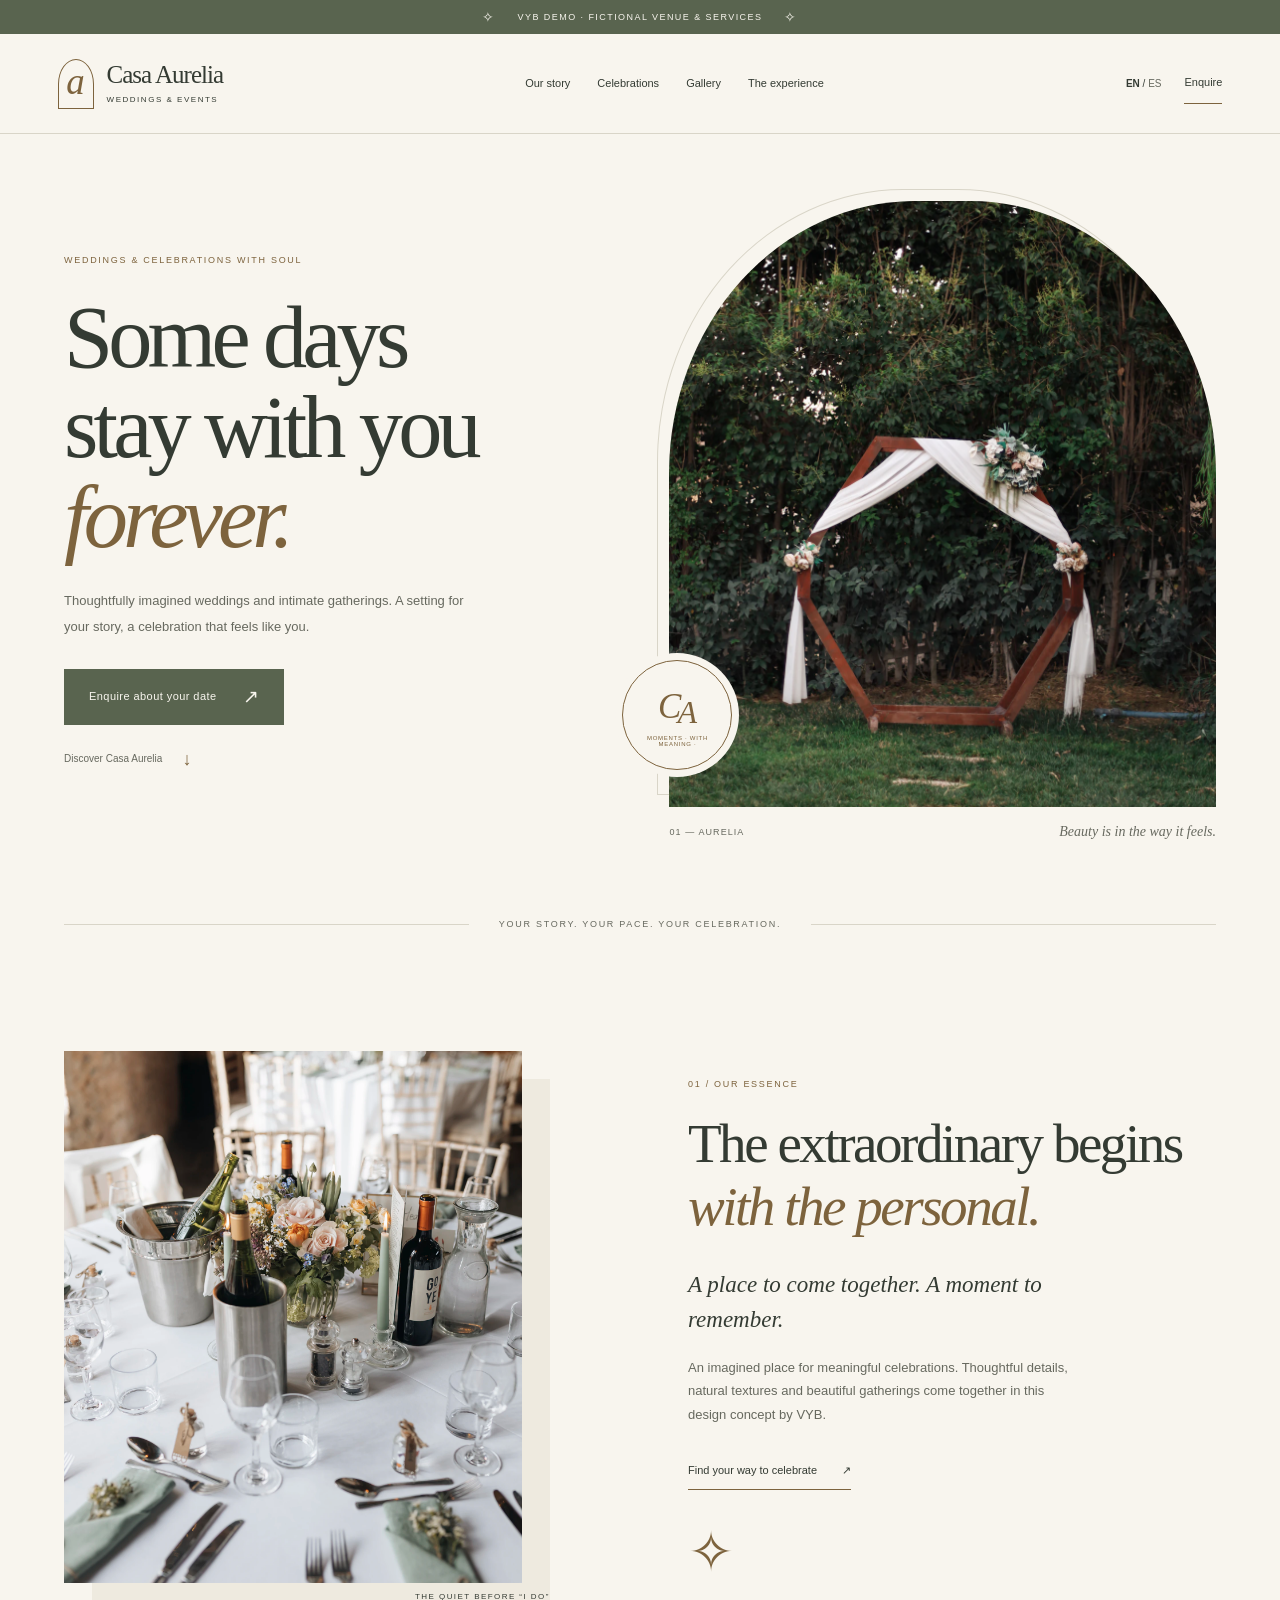
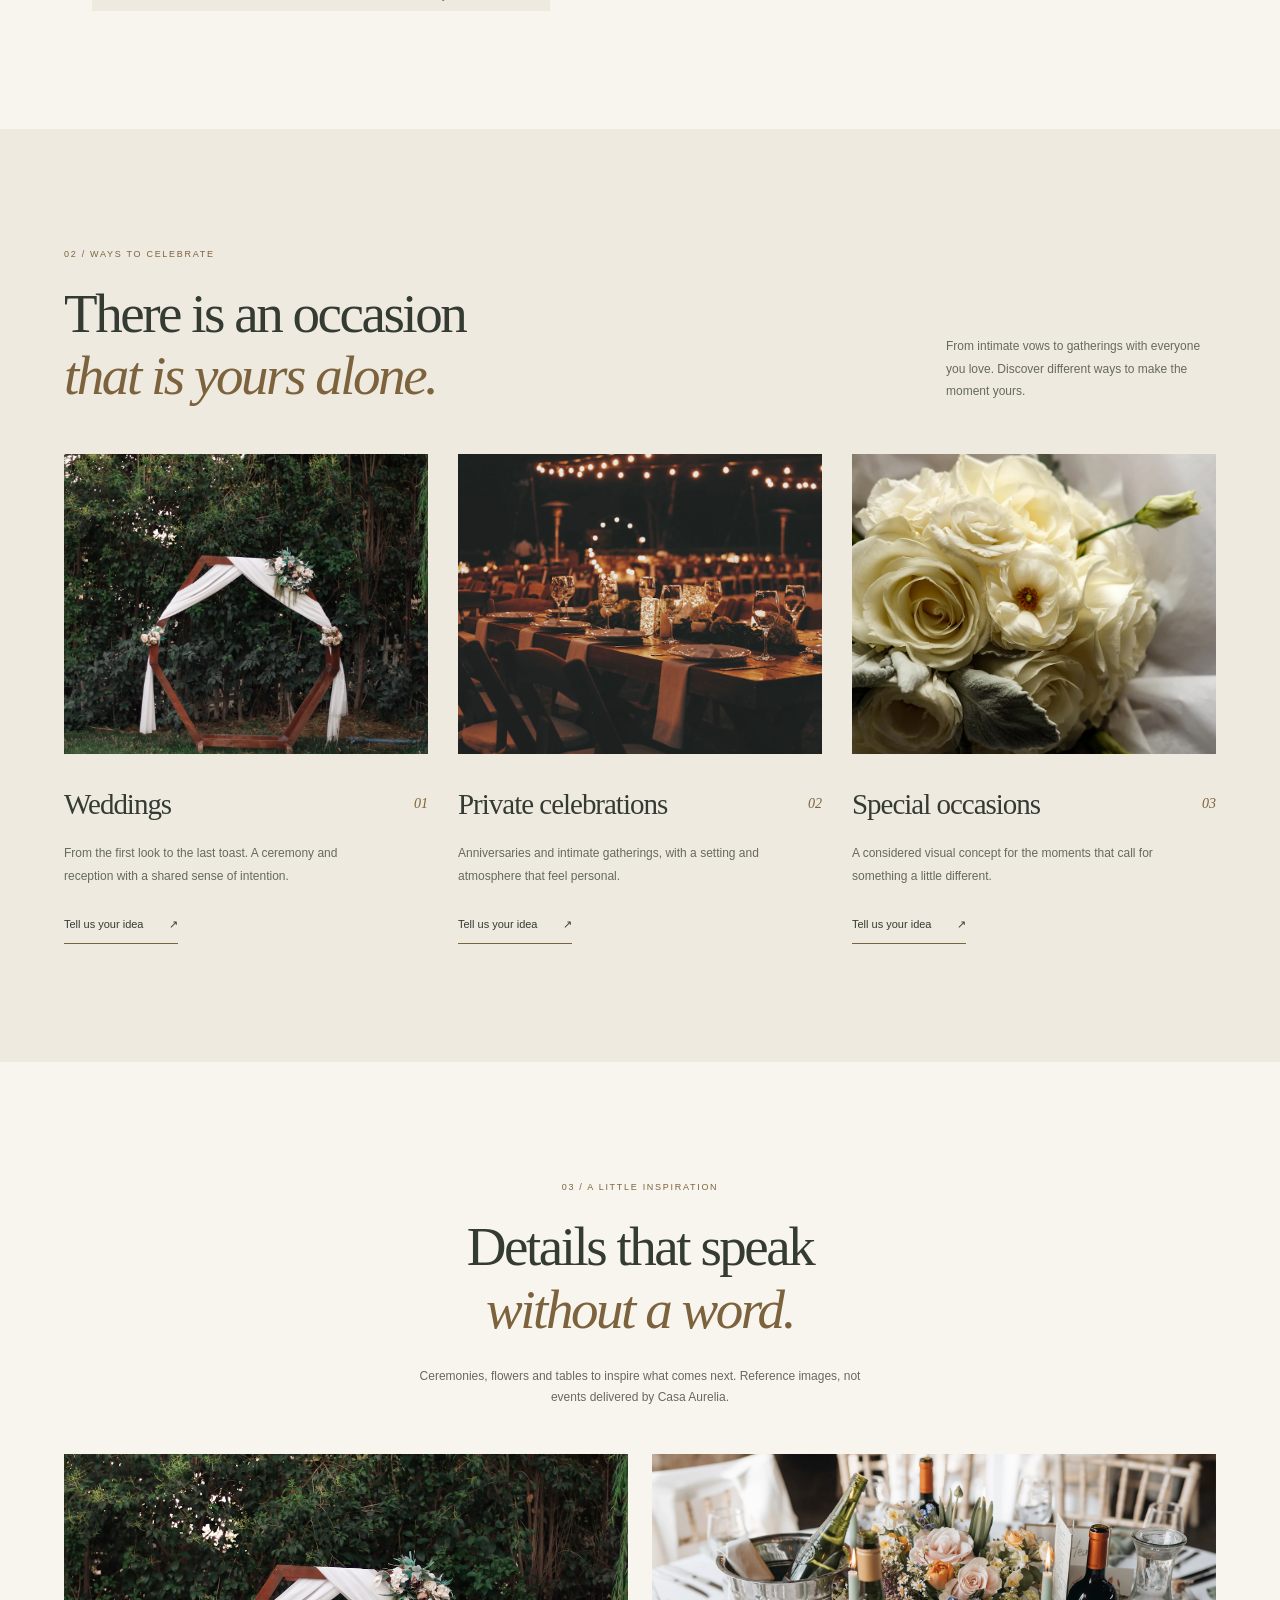
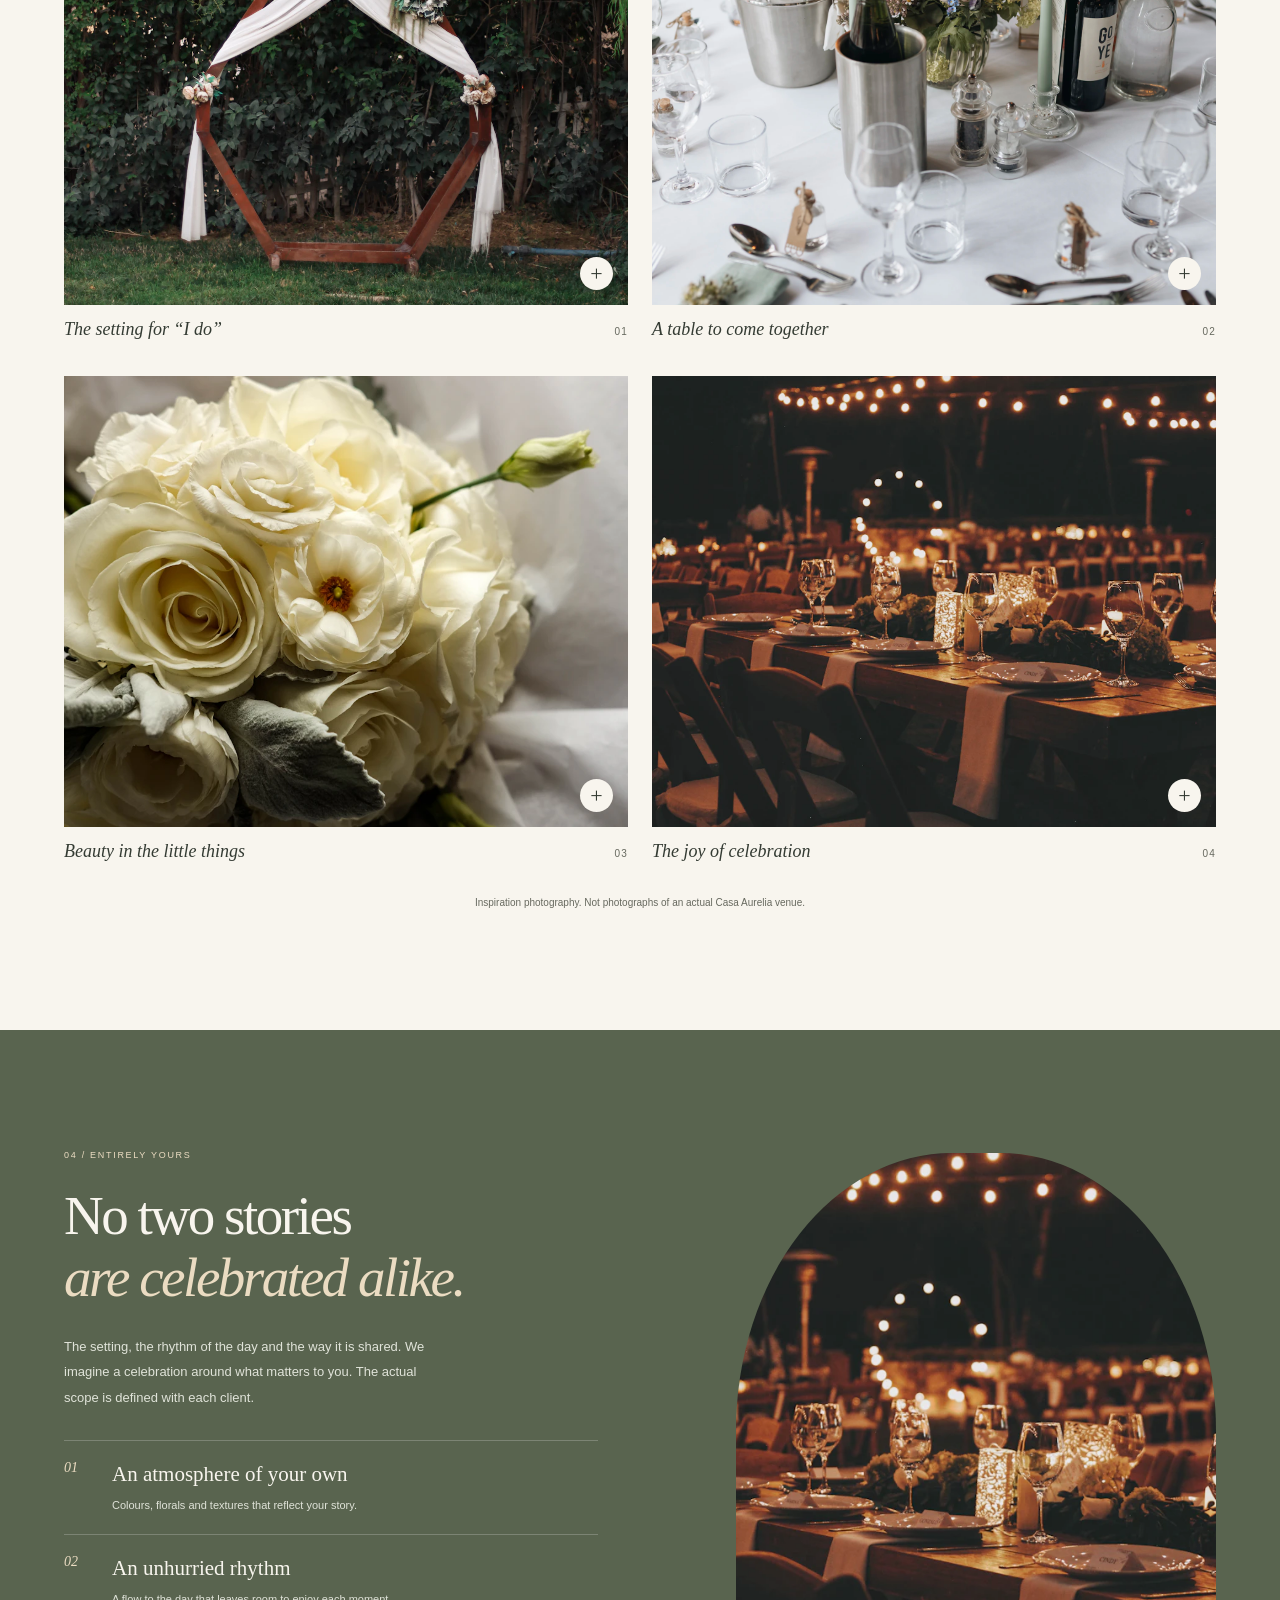
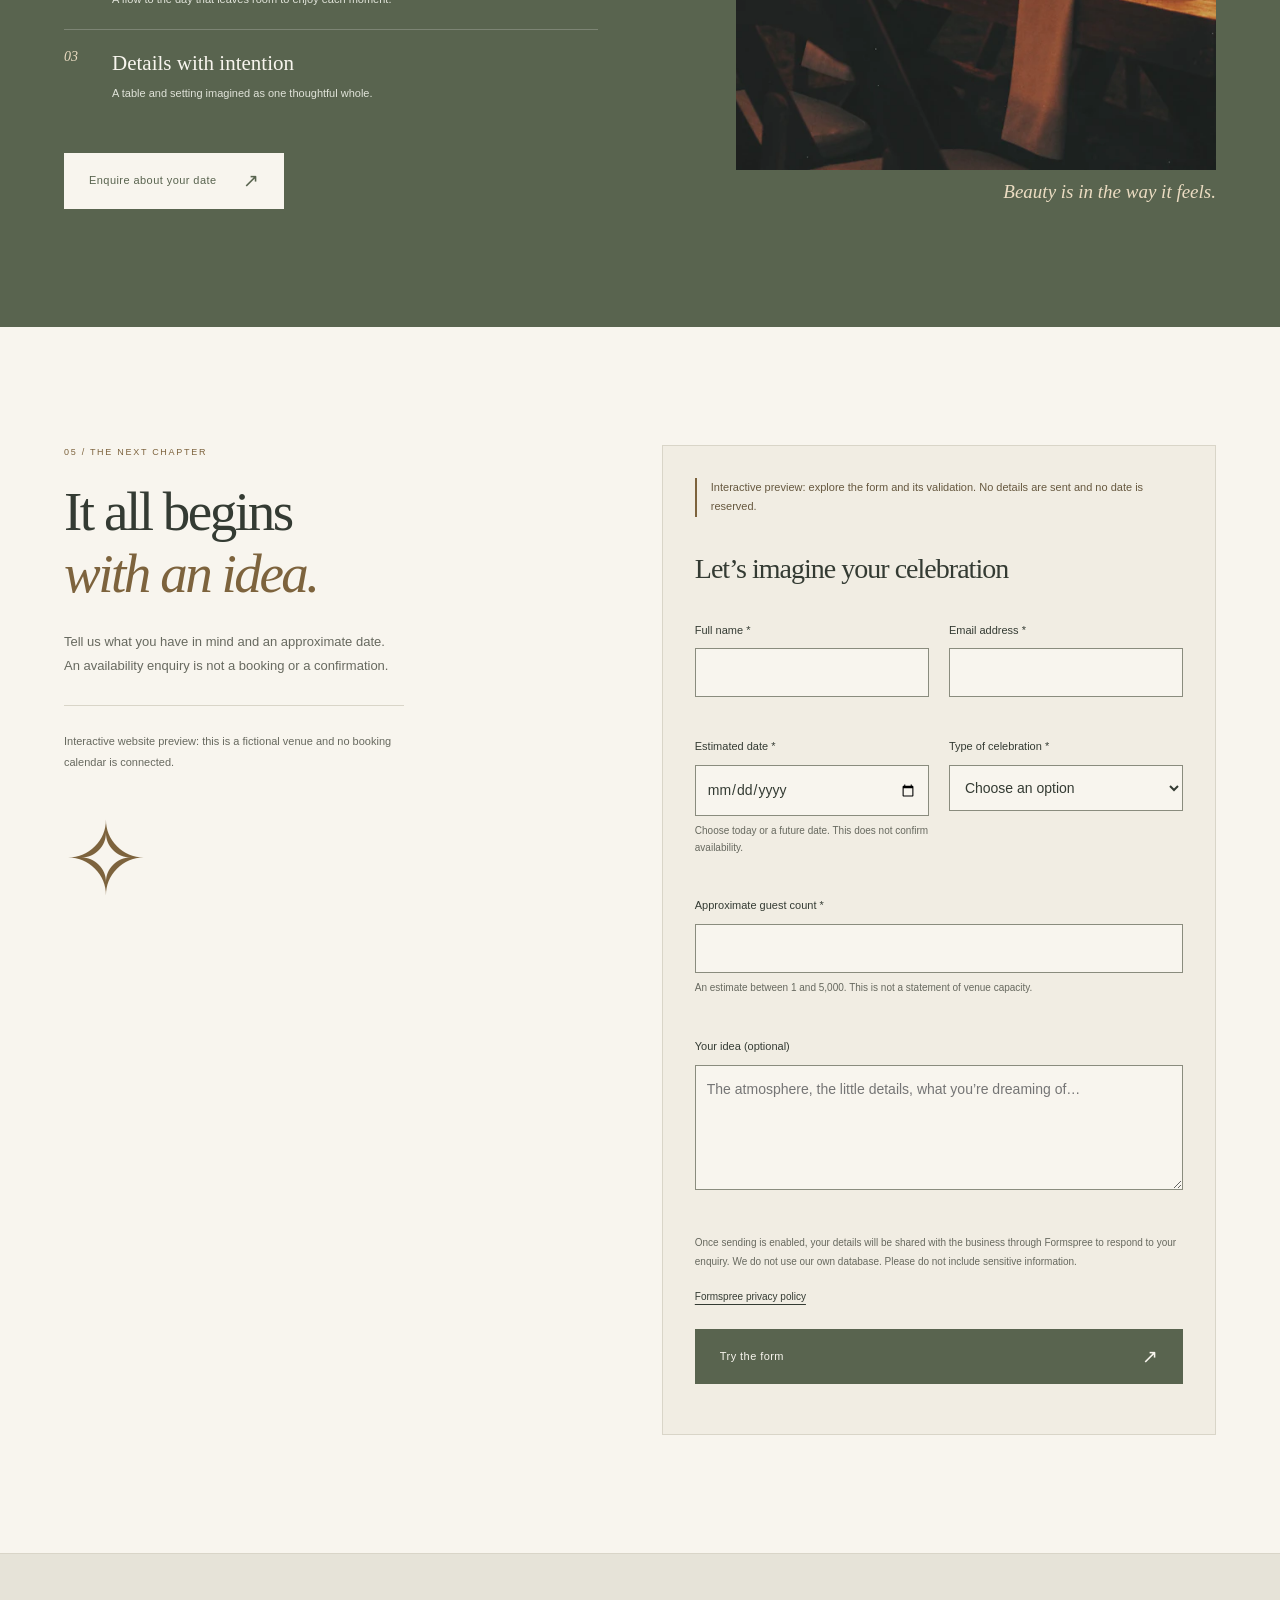
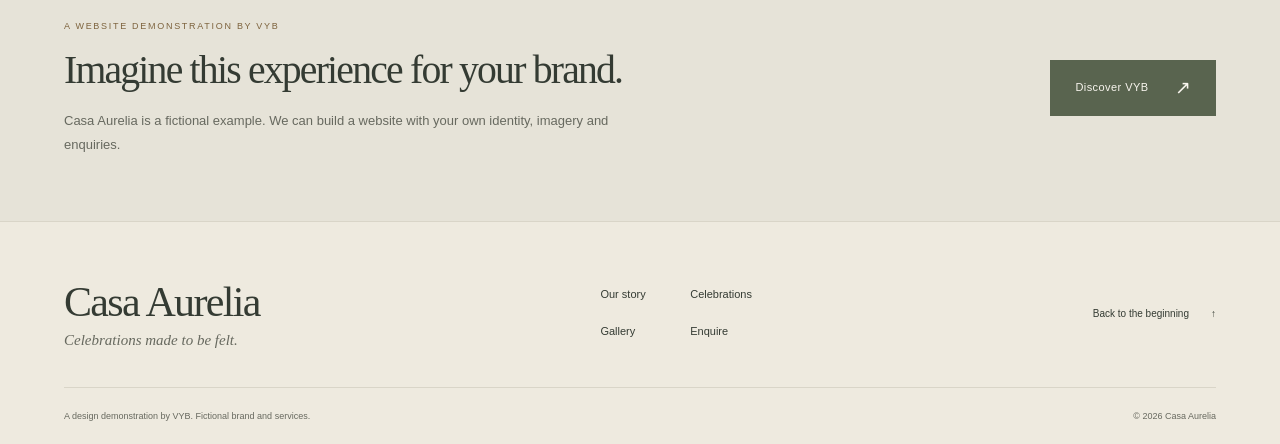
<file: index.html>
<!doctype html>
<html lang="en">
<head>
  <meta charset="utf-8"><meta name="viewport" content="width=device-width,initial-scale=1">
  <meta name="theme-color" content="#f8f5ee"><meta name="robots" content="noindex,follow">
  <title>Casa Aurelia — Weddings & Events | VYB Demo</title>
  <meta id="meta-description" name="description" content="A fictional wedding and events concept: personal celebrations, floral inspiration and an availability enquiry. A website design demonstration by VYB.">
  <meta property="og:type" content="website"><meta property="og:title" content="Casa Aurelia — Weddings & Events | VYB Demo"><meta property="og:description" content="A fictional wedding and events concept. A design demonstration by VYB."><meta property="og:url" content="https://lucayuale.github.io/Boda-demo/"><meta property="og:image" content="https://lucayuale.github.io/Boda-demo/assets/reception.webp">
  <link rel="canonical" href="https://lucayuale.github.io/Boda-demo/"><link rel="icon" href="assets/favicon.svg" type="image/svg+xml">
  <link rel="stylesheet" href="styles.css?v=vyb-boda-gallery-20261106-v2"><script src="config.js" defer></script><script src="app.js" defer></script>
</head>
<body>
<a class="skip" href="#main" data-i18n="skip">Skip to content</a>
<div class="demo-strip"><span class="tiny-star" aria-hidden="true">✧</span><span data-i18n="demo">VYB DEMO · FICTIONAL VENUE & SERVICES</span><span class="tiny-star" aria-hidden="true">✧</span></div>
<header class="site-header">
 <a class="brand" href="#home" data-i18n-aria="home" aria-label="Casa Aurelia, home"><span class="brand-symbol" aria-hidden="true">a</span><span><strong data-business-name>Casa Aurelia</strong><small data-business-tagline>Weddings & Events</small></span></a>
 <nav id="main-nav" aria-label="Main navigation" data-i18n-aria="navLabel"><a href="#story" data-i18n="navAbout">Our story</a><a href="#celebrations" data-i18n="navServices">Celebrations</a><a href="#gallery" data-i18n="navGallery">Gallery</a><a href="#experience" data-i18n="navExperience">The experience</a></nav>
 <div class="header-actions"><button id="language" type="button" aria-label="Switch to Spanish"><span class="current-lang">EN</span><span aria-hidden="true"> / </span><span class="next-lang">ES</span></button><a class="header-enquire" href="#enquiry" data-i18n="navContact">Enquire</a><button id="menu-toggle" type="button" aria-label="Open menu" aria-expanded="false" aria-controls="main-nav"><span></span><span></span></button></div>
</header>
<main id="main">
 <section id="home" class="hero section-wrap" aria-labelledby="hero-title">
  <div class="hero-copy"><p class="eyebrow" data-i18n="heroEyebrow">WEDDINGS & CELEBRATIONS WITH SOUL</p><h1 id="hero-title"><span data-i18n="heroFirst">Some days</span><span data-i18n="heroSecond">stay with you</span><em data-i18n="heroEm">forever.</em></h1><p class="lede" data-i18n="heroBody">Thoughtfully imagined weddings and intimate gatherings. A setting for your story, a celebration that feels like you.</p><a class="button" href="#enquiry"><span data-i18n="enquire">Enquire about your date</span><span aria-hidden="true">↗</span></a><a class="quiet-link" href="#story"><span data-i18n="explore">Discover Casa Aurelia</span><span aria-hidden="true">↓</span></a></div>
  <figure class="hero-visual"><img data-photo="ceremony" src="assets/ceremony.webp" alt="Wedding ceremony arch with flowing fabric, flowers and greenery" width="1100" height="1650" fetchpriority="high"><figcaption><span class="photo-index">01 — AURELIA</span><span data-i18n="heroCaption">Beauty is in the way it feels.</span></figcaption><span class="hero-seal" aria-hidden="true">C<span>A</span><small data-i18n="seal">MOMENTS · WITH MEANING ·</small></span></figure>
 </section>
 <div class="hero-bottom section-wrap"><span class="hairline"></span><p data-i18n="heroBottom">YOUR STORY. YOUR PACE. YOUR CELEBRATION.</p><span class="hairline"></span></div>
 <section id="story" class="story section-wrap section-pad" aria-labelledby="story-title">
  <figure class="story-visual reveal"><img data-photo="reception" src="assets/reception.webp" alt="Elegant wedding reception table with flowers and candles" loading="eager" decoding="async" width="1600" height="2134"><figcaption data-i18n="aboutLabel">THE QUIET BEFORE “I DO”</figcaption></figure>
  <div class="story-copy reveal"><p class="eyebrow" data-i18n="aboutKicker">01 / OUR ESSENCE</p><h2 id="story-title"><span data-i18n="aboutTitle">The extraordinary begins</span><em data-i18n="aboutEm">with the personal.</em></h2><p class="serif-lede" data-i18n="aboutLead">A place to come together. A moment to remember.</p><p data-i18n="aboutBody">An imagined place for meaningful celebrations. Thoughtful details, natural textures and beautiful gatherings come together in this design concept by VYB.</p><a class="underlined" href="#celebrations"><span data-i18n="aboutLink">Find your way to celebrate</span><span aria-hidden="true">↗</span></a><span class="floral" aria-hidden="true">✧</span></div>
 </section>
 <section id="celebrations" class="celebrations section-pad" aria-labelledby="celebrations-title"><div class="section-wrap"><div class="section-heading reveal"><div><p class="eyebrow" data-i18n="servicesKicker">02 / WAYS TO CELEBRATE</p><h2 id="celebrations-title"><span data-i18n="servicesTitle">There is an occasion</span><em data-i18n="servicesEm">that is yours alone.</em></h2></div><p data-i18n="servicesIntro">From intimate vows to gatherings with everyone you love. Discover different ways to make the moment yours.</p></div><div id="service-list" class="service-grid"></div></div></section>
 <section id="gallery" class="gallery section-wrap section-pad" aria-labelledby="gallery-title"><div class="gallery-heading reveal"><p class="eyebrow" data-i18n="galleryKicker">03 / A LITTLE INSPIRATION</p><h2 id="gallery-title"><span data-i18n="galleryTitle">Details that speak</span><em data-i18n="galleryEm">without a word.</em></h2><p data-i18n="galleryIntro">Ceremonies, flowers and tables to inspire what comes next. Reference images, not events delivered by Casa Aurelia.</p></div><div id="gallery-grid" class="gallery-grid"></div><p class="photo-disclosure" data-i18n="photoNote">Inspiration photography. Not photographs of an actual Casa Aurelia venue.</p></section>
 <section id="experience" class="experience section-pad" aria-labelledby="experience-title"><div class="section-wrap experience-grid"><div class="experience-copy reveal"><p class="eyebrow" data-i18n="experienceKicker">04 / ENTIRELY YOURS</p><h2 id="experience-title"><span data-i18n="experienceTitle">No two stories</span><em data-i18n="experienceEm">are celebrated alike.</em></h2><p data-i18n="experienceBody">The setting, the rhythm of the day and the way it is shared. We imagine a celebration around what matters to you. The actual scope is defined with each client.</p><div id="experience-list"></div><a class="button button-light" href="#enquiry"><span data-i18n="enquire">Enquire about your date</span><span aria-hidden="true">↗</span></a></div><figure class="experience-photo reveal"><img data-photo="celebration" src="assets/celebration.webp" alt="A table set for a celebration with glassware and flowers" loading="eager" decoding="async" width="1100" height="1467"><figcaption data-i18n="heroCaption">Beauty is in the way it feels.</figcaption></figure></div></section>
 <section id="enquiry" class="enquiry section-wrap section-pad" aria-labelledby="enquiry-title"><div class="enquiry-copy reveal"><p class="eyebrow" data-i18n="contactKicker">05 / THE NEXT CHAPTER</p><h2 id="enquiry-title"><span data-i18n="contactTitle">It all begins</span><em data-i18n="contactEm">with an idea.</em></h2><p data-i18n="contactBody">Tell us what you have in mind and an approximate date. An availability enquiry is not a booking or a confirmation.</p><div class="contact-details"><p class="demo-note" data-i18n="contactDemo">Interactive website preview: this is a fictional venue and no booking calendar is connected.</p><p id="address" hidden></p><a id="email-link" hidden></a><a id="instagram-link" hidden target="_blank" rel="noopener noreferrer" data-i18n="socialLabel">Find us on Instagram</a></div><span class="enquiry-flower" aria-hidden="true">✧</span></div>
 <div class="form-panel"><p id="form-notice" class="form-notice" data-i18n="pending">Interactive preview: explore the form and its validation. No details are sent and no date is reserved.</p><form id="event-form" inert method="post" novalidate aria-labelledby="form-title"><h3 id="form-title" data-i18n="formTitle">Let’s imagine your celebration</h3><div class="form-grid">
 <div class="field"><label for="fullName" data-i18n="nameLabel">Full name *</label><input id="fullName" name="fullName" autocomplete="name" required maxlength="100" aria-describedby="error-fullName"><span id="error-fullName" class="field-error"></span></div>
 <div class="field"><label for="email" data-i18n="emailLabel">Email address *</label><input id="email" name="email" type="email" autocomplete="email" required maxlength="254" aria-describedby="error-email"><span id="error-email" class="field-error"></span></div>
 <div class="field"><label for="date" data-i18n="dateLabel">Estimated date *</label><input id="date" name="date" type="date" required aria-describedby="date-help error-date"><small id="date-help" data-i18n="dateHelp">Choose today or a future date. This does not confirm availability.</small><span id="error-date" class="field-error"></span></div>
 <div class="field"><label for="eventType" data-i18n="typeLabel">Type of celebration *</label><select id="eventType" name="eventType" required aria-describedby="error-eventType"><option value="" data-i18n="typePlaceholder">Choose an option</option><option value="wedding">Weddings</option><option value="private">Private celebrations</option><option value="special">Special occasions</option></select><span id="error-eventType" class="field-error"></span></div>
 <div class="field full"><label for="guests" data-i18n="guestsLabel">Approximate guest count *</label><input id="guests" name="guests" type="number" min="1" max="5000" step="1" inputmode="numeric" required aria-describedby="guests-help error-guests"><small id="guests-help" data-i18n="guestsHelp">An estimate between 1 and 5,000. This is not a statement of venue capacity.</small><span id="error-guests" class="field-error"></span></div>
 <div class="field full"><label for="message" data-i18n="messageLabel">Your idea (optional)</label><textarea id="message" name="message" rows="4" maxlength="2000" data-i18n-placeholder="messagePlaceholder" placeholder="The atmosphere, the little details, what you’re dreaming of…" aria-describedby="error-message"></textarea><span id="error-message" class="field-error"></span></div></div>
 <div class="honeypot" aria-hidden="true"><label>Leave empty<input name="_gotcha" tabindex="-1" autocomplete="off"></label></div><p class="privacy" data-i18n="privacy">Once sending is enabled, your details will be shared with the business through Formspree to respond to your enquiry. We do not use our own database. Please do not include sensitive information.</p><a class="privacy-link" href="https://formspree.io/legal/privacy-policy/" target="_blank" rel="noopener noreferrer" data-i18n="privacyLink">Formspree privacy policy</a><button class="button" id="form-submit" disabled type="submit"><span data-i18n="check">Check my enquiry</span><span aria-hidden="true">↗</span></button><p id="form-status" role="status" aria-live="polite" tabindex="-1"></p></form></div></section>
  <aside class="vyb-showcase" aria-labelledby="vyb-showcase-title">
    <div class="section-wrap vyb-showcase-inner">
      <div>
        <p class="eyebrow" data-i18n="showcaseKicker">A WEBSITE DEMONSTRATION BY VYB</p>
        <h2 id="vyb-showcase-title" data-i18n="showcaseTitle">Imagine this experience for your brand.</h2>
        <p data-i18n="showcaseDescription">Casa Aurelia is a fictional example. We can build a website with your own identity, imagery and enquiries.</p>
      </div>
      <a class="button" href="https://vyb.vybstudydesign.workers.dev/" target="_blank" rel="noopener noreferrer"><span data-i18n="showcaseButton">Discover VYB</span><span aria-hidden="true">↗</span></a>
    </div>
  </aside>
</main>
<footer class="footer"><div class="section-wrap"><div class="footer-top"><div><p class="footer-brand" data-business-name>Casa Aurelia</p><p data-i18n="footerLine">Celebrations made to be felt.</p></div><nav data-i18n-aria="footerNav" aria-label="Footer navigation"><a href="#story" data-i18n="navAbout">Our story</a><a href="#celebrations" data-i18n="navServices">Celebrations</a><a href="#gallery" data-i18n="navGallery">Gallery</a><a href="#enquiry" data-i18n="navContact">Enquire</a></nav><a class="back-top" href="#home"><span data-i18n="backTop">Back to the beginning</span> ↑</a></div><div class="footer-bottom"><p data-i18n="footerDemo">A design demonstration by VYB. Fictional brand and services.</p><span>© <span id="year">2026</span> <span data-business-name>Casa Aurelia</span></span></div></div></footer>
<dialog id="lightbox" aria-label="Inspiration gallery"><div class="lightbox-toolbar"><span id="lightbox-counter"></span><button id="lightbox-close" type="button" aria-label="Close image">×</button></div><img id="lightbox-image" alt=""><div class="lightbox-bottom"><button id="lightbox-prev" type="button" aria-label="Previous image">←</button><p id="lightbox-caption"></p><button id="lightbox-next" type="button" aria-label="Next image">→</button></div></dialog>
<noscript><p class="noscript">Enable JavaScript for the interactive gallery, language selector and enquiry validation. This demonstration does not send enquiries.</p><style>.reveal{opacity:1;transform:none}#event-form{display:none}</style></noscript>
</body></html>
</file>
<file: styles.css>
:root{--ivory:#f8f5ee;--ink:#343b33;--sage:#59644f;--gold:#7d633d;--soft:#eeeadf;--line:#d9d5c8;--muted:#67695f;--serif:Georgia,'Times New Roman',serif;--sans:Arial,Helvetica,sans-serif;scroll-behavior:smooth;scroll-padding-top:102px;color-scheme:light}
*{box-sizing:border-box}body{margin:0;background:var(--ivory);color:var(--ink);font:15px/1.8 var(--sans);-webkit-font-smoothing:antialiased}a{color:inherit;text-decoration:none}button,input,select,textarea{font:inherit}button,a,input,select,textarea{-webkit-tap-highlight-color:transparent}button{color:inherit;cursor:pointer}img{display:block;width:100%;height:100%;object-fit:cover}figure,p,h1,h2,h3{margin:0}button:focus-visible,a:focus-visible,input:focus-visible,select:focus-visible,textarea:focus-visible{outline:2px solid var(--gold);outline-offset:5px}[hidden]{display:none!important}.section-wrap{max-width:1440px;width:calc(100% - 128px);margin-inline:auto}.section-pad{padding-block:118px}.skip{position:fixed;left:12px;top:12px;z-index:100;background:var(--ivory);padding:10px 18px;transform:translateY(-160%)}.skip:focus{transform:none}.demo-strip{min-height:29px;background:var(--sage);color:#f8f5ee;display:flex;justify-content:center;align-items:center;gap:22px;padding:6px 18px;font-size:9px;letter-spacing:.16em;text-align:center;line-height:1.6}.tiny-star{font-size:14px}.site-header{position:sticky;top:0;z-index:30;display:flex;align-items:center;justify-content:space-between;gap:28px;min-height:100px;padding:20px 4.5%;background:#f8f5eef5;border-bottom:1px solid var(--line);backdrop-filter:blur(15px)}.brand{display:flex;align-items:center;gap:13px;flex-shrink:0}.brand-symbol{display:flex;align-items:center;justify-content:center;width:36px;height:50px;border:1px solid var(--gold);border-radius:50% 50% 0 0;font:italic 37px var(--serif);color:var(--gold);padding-bottom:4px}.brand strong{display:block;font:25px var(--serif);letter-spacing:-.04em}.brand small{display:block;margin-top:4px;font-size:8px;letter-spacing:.19em;text-transform:uppercase}.site-header nav{display:flex;gap:27px;align-items:center}.site-header nav a{font-size:11px;position:relative;padding:10px 0}.site-header nav a::after{content:'';height:1px;background:var(--gold);position:absolute;bottom:4px;left:0;right:0;transform:scaleX(0);transform-origin:left;transition:transform .25s}.site-header nav a:hover::after,.site-header nav a[aria-current]::after{transform:scaleX(1)}.header-actions{display:flex;align-items:center;gap:23px}#language{border:0;background:none;padding:8px 0;min-height:44px;font-size:10px;white-space:nowrap}.current-lang{font-weight:700}.next-lang{color:var(--muted)}.header-enquire{border-bottom:1px solid var(--gold);font-size:11px;padding:10px 0}#menu-toggle{display:none;background:none;border:0;width:44px;height:44px;padding:10px}#menu-toggle span{display:block;height:1px;width:24px;background:var(--ink);margin:6px 0;transition:transform .25s}.hero{display:grid;grid-template-columns:1fr 1.03fr;align-items:center;gap:6.5%;padding-block:67px 45px;min-height:730px}.eyebrow{font-size:9px;letter-spacing:.19em;font-weight:500;text-transform:uppercase;color:var(--gold);line-height:1.7}h1,h2,h3{font-family:var(--serif);font-weight:400}h1{font-size:clamp(68px,6.9vw,110px);letter-spacing:-.055em;line-height:1.02;margin:24px 0 26px}h1>span,h1>em,h2>span,h2>em{display:block}em{font-weight:400;color:var(--gold)}.lede{max-width:345px;font-size:13px;line-height:1.95;color:var(--muted);margin-bottom:30px}.button{display:inline-flex;align-items:center;justify-content:space-between;gap:26px;padding:17px 24px;min-height:54px;background:var(--sage);border:1px solid var(--sage);color:var(--ivory);font-size:11px;letter-spacing:.04em;transition:background .25s,transform .25s}.button:hover{background:var(--ink);transform:translateY(-2px)}.button span:last-child{font-size:19px;line-height:1;transition:transform .25s}.button:hover span:last-child{transform:translate(2px,-2px)}.quiet-link{display:flex;align-items:center;gap:20px;width:max-content;min-height:44px;margin-top:12px;font-size:10px;color:var(--muted)}.quiet-link span:last-child{color:var(--gold);font-size:18px}.hero-visual{height:606px;position:relative;margin-bottom:25px}.hero-visual>img{border-radius:45% 45% 0 0;object-position:50% 50%}.hero-visual::before{content:'';position:absolute;inset:-12px 12px 12px -12px;border:1px solid var(--line);border-radius:45% 45% 0 0;z-index:-1}.hero-visual figcaption{position:absolute;bottom:-33px;left:0;right:0;display:flex;justify-content:space-between;gap:15px;font-size:9px;color:var(--muted)}.photo-index{letter-spacing:.12em}.hero-visual figcaption>span:last-child{font:italic 14px var(--serif)}.hero-seal{position:absolute;bottom:37px;left:-47px;border-radius:50%;width:110px;height:110px;background:var(--ivory);border:1px solid var(--gold);box-shadow:0 0 0 7px var(--ivory);display:flex;align-items:center;justify-content:center;font:italic 35px var(--serif);color:var(--gold);padding-bottom:17px}.hero-seal>span{margin-left:-4px;margin-top:12px;font-size:32px}.hero-seal small{position:absolute;bottom:22px;left:10px;right:10px;text-align:center;font:6px var(--sans);letter-spacing:.12em}.hero-bottom{display:flex;align-items:center;justify-content:center;gap:30px;padding:39px 0 0}.hero-bottom p{white-space:nowrap;font-size:9px;letter-spacing:.19em;color:var(--muted)}.hairline{height:1px;flex:1;background:var(--line)}h2{font-size:clamp(42px,4.3vw,67px);line-height:1.13;letter-spacing:-.045em;margin-top:21px}.story{display:grid;grid-template-columns:.92fr 1fr;gap:12%;align-items:center}.story-visual{height:560px;position:relative;padding:0 28px 28px 0}.story-visual img{object-position:center}.story-visual::after{content:'';position:absolute;left:28px;right:0;bottom:0;top:28px;background:var(--soft);z-index:-1}.story-visual figcaption{position:absolute;right:0;bottom:6px;letter-spacing:.18em;font-size:8px}.story-copy{position:relative}.serif-lede{font:italic 23px/1.55 var(--serif);max-width:380px;margin:29px 0 18px}.story-copy>p:not(.eyebrow):not(.serif-lede){font-size:13px;color:var(--muted);max-width:390px}.underlined{display:inline-flex;gap:25px;align-items:center;padding:13px 0 7px;min-height:44px;margin-top:20px;border-bottom:1px solid var(--gold);font-size:11px}.floral{display:block;font:55px var(--serif);color:var(--gold);margin-top:30px}.celebrations{background:var(--soft)}.section-heading{display:flex;justify-content:space-between;align-items:end;gap:80px;margin-bottom:47px}.section-heading>p{font-size:12px;line-height:1.9;max-width:270px;color:var(--muted);padding-bottom:4px}.service-grid{display:grid;grid-template-columns:repeat(3,minmax(0,1fr));gap:30px}.service-card{min-width:0}.service-image{height:300px;overflow:hidden}.service-image img{transition:transform .75s}.service-card:hover img{transform:scale(1.035)}.service-top{display:flex;justify-content:space-between;align-items:center;gap:20px;padding:24px 0 12px}.service-top h3{font-size:29px;letter-spacing:-.035em}.service-top>span{font:italic 14px var(--serif);color:var(--gold)}.service-card p{font-size:12px;color:var(--muted);line-height:1.9;max-width:310px}.service-card .underlined{margin-top:12px}.gallery-heading{text-align:center;max-width:700px;margin:0 auto 45px}.gallery-heading>p:last-child{font-size:12px;color:var(--muted);max-width:460px;margin:25px auto 0}.gallery-grid{display:grid;grid-template-columns:1fr 1.25fr 1fr;gap:24px;align-items:start}.gallery-tile{border:0;padding:0;background:none;text-align:left;min-width:0}.gallery-tile .gallery-image{display:block;height:290px;overflow:hidden;position:relative}.gallery-tile:nth-child(2) .gallery-image{height:380px}.gallery-tile:nth-child(3){margin-top:85px}.gallery-tile:nth-child(4){grid-column:1/3;margin-top:-65px;max-width:75%;width:100%;justify-self:center}.gallery-tile:nth-child(4) .gallery-image{height:300px}.gallery-tile img{transition:transform .7s}.gallery-tile:hover img{transform:scale(1.045)}.gallery-plus{position:absolute;bottom:15px;right:15px;display:grid;place-items:center;border-radius:50%;background:var(--ivory);width:33px;height:33px;font:22px var(--serif)}.gallery-tile .caption{display:flex;justify-content:space-between;gap:12px;font:italic 16px var(--serif);padding-top:13px}.gallery-tile .caption small{font:8px var(--sans);padding-top:5px;color:var(--muted)}.photo-disclosure{font-size:10px;color:var(--muted);text-align:center;margin-top:38px}.experience{background:var(--sage);color:var(--ivory)}.experience-grid{display:grid;grid-template-columns:1fr .9fr;gap:12%;align-items:center}.experience .eyebrow,.experience em{color:#ebdcc2}.experience-copy>p:not(.eyebrow){font-size:13px;line-height:1.95;color:#e0e3d9;max-width:390px;margin-top:25px}#experience-list{margin:30px 0}.experience-row{display:grid;grid-template-columns:30px 1fr;gap:18px;padding:19px 0;border-top:1px solid #ffffff35}.experience-row>span{font:italic 14px var(--serif);color:#ebdcc2}.experience-row h3{font-size:21px;line-height:1.4}.experience-row p{font-size:11px;color:#e0e3d9;margin-top:6px;max-width:340px}.button-light{background:var(--ivory);color:var(--sage);border-color:var(--ivory)}.button-light:hover{background:var(--soft)}.experience-photo{height:650px;position:relative;padding-bottom:33px}.experience-photo img{border-radius:45% 45% 0 0}.experience-photo figcaption{font:italic 19px var(--serif);position:absolute;bottom:0;right:0;color:#ebdcc2}.enquiry{display:grid;grid-template-columns:.85fr 1fr;gap:11%;align-items:start}.enquiry-copy>p:not(.eyebrow){font-size:13px;color:var(--muted);max-width:330px;margin-top:25px}.contact-details{margin-top:28px;padding-top:25px;border-top:1px solid var(--line);max-width:340px}.demo-note{font-size:11px;line-height:1.9;color:var(--muted)}.contact-details a{display:block;overflow-wrap:anywhere;font-size:13px;margin-top:15px;min-height:30px;text-decoration:underline;text-underline-offset:5px}.contact-details #address{font-size:12px;margin-top:18px}.enquiry-flower{display:block;font:100px var(--serif);color:var(--gold);margin-top:28px}.form-panel{padding:32px;background:#f1ede3;border:1px solid var(--line)}.form-notice{border-left:2px solid var(--gold);padding-left:14px;font-size:11px;line-height:1.8;color:#66583f;margin-bottom:27px}form h3{font-size:28px;letter-spacing:-.035em;margin-bottom:26px}.form-grid{display:grid;grid-template-columns:repeat(2,minmax(0,1fr));gap:17px 20px}.field{display:flex;flex-direction:column;min-width:0}.field.full{grid-column:1/-1}.field label{font-size:11px;margin-bottom:8px}.field input,.field select,.field textarea{width:100%;min-width:0;background:var(--ivory);color:var(--ink);border:1px solid #8a8c7e;border-radius:0;padding:11px;min-height:46px;font-size:14px}.field input[type=date]{min-height:46px;-webkit-appearance:none;appearance:none}.field textarea{resize:vertical}.field small{font-size:10px;color:var(--muted);line-height:1.65;margin-top:7px}.field-error{font-size:11px;color:#983c2e;margin-top:5px;min-height:18px;line-height:1.6}.field [aria-invalid=true]{border-color:#983c2e}.privacy{font-size:10px;line-height:1.9;color:var(--muted);margin:20px 0 10px}.privacy-link{display:inline-block;font-size:10px;text-decoration:underline;text-underline-offset:4px;margin-bottom:23px}.form-panel .button{display:flex;width:100%}.button:disabled{opacity:.6;cursor:wait;transform:none}#form-status{font-size:12px;line-height:1.9;margin-top:18px}.honeypot{position:absolute;left:-10000px;width:1px;height:1px;overflow:hidden}.footer{background:var(--soft);padding-top:56px;border-top:1px solid var(--line)}.footer-top{display:flex;justify-content:space-between;gap:40px;align-items:center;padding-bottom:38px}.footer-brand{font:42px var(--serif);letter-spacing:-.04em}.footer-brand+p{font:italic 15px var(--serif);color:var(--muted);margin-top:6px}.footer nav{display:grid;grid-template-columns:repeat(2,1fr);gap:5px 28px;font-size:11px}.footer nav a{min-height:32px;display:flex;align-items:center}.back-top{font-size:10px;min-height:44px;display:flex;align-items:center;gap:22px}.footer-bottom{border-top:1px solid var(--line);display:flex;justify-content:space-between;gap:30px;padding-block:20px;font-size:9px;color:var(--muted)}dialog{border:0;padding:18px 24px;background:var(--ivory);color:var(--ink);max-width:min(1100px,94vw);width:fit-content;max-height:94svh}dialog::backdrop{background:#20251ee8;backdrop-filter:blur(6px)}dialog>img{max-height:73svh;max-width:85vw;width:auto;height:auto;object-fit:contain}dialog .lightbox-toolbar{display:flex;align-items:center;justify-content:space-between;font-size:11px;margin-bottom:10px}dialog button{background:none;border:1px solid var(--line);width:44px;height:44px;font-size:22px}.lightbox-bottom{display:flex;align-items:center;justify-content:space-between;gap:22px;margin-top:13px}.lightbox-bottom p{font:italic 18px var(--serif);text-align:center}.lightbox-open{overflow:hidden}.reveal{opacity:0;transform:translateY(20px);transition:opacity .8s,transform .8s}.reveal.visible{opacity:1;transform:none}.hero-copy{animation:arrive .8s both}.hero-visual{animation:arrive 1s .15s both}@keyframes arrive{from{opacity:0;transform:translateY(18px)}to{opacity:1;transform:none}}.noscript{padding:20px;text-align:center}
@media(min-width:1600px){.hero{gap:9%}.hero-visual{height:690px}}
@media(max-width:1100px){.section-wrap{width:calc(100% - 80px)}.site-header{gap:20px;padding-inline:40px}.site-header nav{gap:17px}.site-header nav a{font-size:10px}.brand strong{font-size:23px}.brand-symbol{display:none}.header-actions{gap:17px}.hero{gap:7%;min-height:650px}.hero-visual{height:530px}h1{font-size:clamp(65px,7.7vw,88px)}.story{gap:9%}.service-image{height:250px}.service-top h3{font-size:25px}.experience-grid{gap:8%}.enquiry{gap:7%}.form-panel{padding:26px}.footer-top{gap:25px}}
@media(max-width:900px){.site-header{min-height:85px;padding-block:14px}.brand-symbol{display:flex;width:30px;height:43px;font-size:31px}.site-header nav{position:absolute;display:none;top:100%;left:0;right:0;background:var(--ivory);padding:20px 40px;flex-direction:column;align-items:stretch;gap:0;border-bottom:1px solid var(--line);box-shadow:0 15px 20px #343b3310}.site-header nav.open{display:flex}.site-header nav a{font-size:13px;padding:12px 0;min-height:44px}#menu-toggle{display:block}.site-header nav a::after{right:auto;width:35px}.section-pad{padding-block:90px}.hero{padding-top:45px;gap:7%}.hero-visual{height:500px}.hero-seal{width:90px;height:90px;left:-30px;bottom:30px;font-size:30px}.hero-seal small{bottom:16px;font-size:5px}h1{font-size:67px}.story-visual{height:440px}.serif-lede{font-size:20px}.service-grid{gap:20px}.service-image{height:220px}.service-top h3{font-size:23px}.section-heading{gap:40px}.gallery-grid{gap:16px}.gallery-tile .gallery-image{height:245px}.gallery-tile:nth-child(2) .gallery-image{height:320px}.gallery-tile:nth-child(4) .gallery-image{height:250px}.experience-photo{height:590px}.enquiry{grid-template-columns:.8fr 1fr;gap:6%}.form-grid{grid-template-columns:1fr}.field.full{grid-column:auto}.footer-top{flex-wrap:wrap}.footer .back-top{margin-left:auto}}
@media(max-width:650px){:root{scroll-padding-top:84px}.section-wrap{width:calc(100% - 44px)}.section-pad{padding-block:75px}.site-header{padding:12px 22px;gap:10px;min-height:79px}.brand{gap:9px}.brand strong{font-size:23px}.brand small{font-size:6px;letter-spacing:.16em}.brand-symbol{width:28px;height:39px;font-size:29px}.header-actions{gap:13px}.header-enquire{display:none}#language{font-size:10px;min-width:42px}#menu-toggle{padding:8px;width:36px}.site-header nav{padding:15px 22px 22px}.demo-strip{font-size:7px;letter-spacing:.1em;gap:12px}.hero{grid-template-columns:1fr;gap:42px;padding-top:42px;padding-bottom:38px;min-height:0}.hero-copy{text-align:center}.eyebrow{font-size:8px;letter-spacing:.17em}h1{font-size:clamp(59px,12.8vw,82px);line-height:1.02;letter-spacing:-.055em;margin-top:21px}.lede{font-size:12px;max-width:310px;margin-inline:auto;margin-bottom:25px}.quiet-link{margin:11px auto 0}.button{min-height:52px;font-size:11px;padding:15px 21px}.hero-visual{height:440px;width:calc(100% - 16px);margin-left:auto;margin-bottom:10px}.hero-visual figcaption{font-size:7px;gap:10px;bottom:-28px}.hero-visual figcaption>span:last-child{font-size:12px}.hero-visual::before{inset:-8px 8px 8px -8px}.hero-seal{left:-17px;bottom:24px;width:85px;height:85px}.hero-seal small{bottom:15px}.hero-bottom{padding-top:18px;gap:15px}.hero-bottom p{font-size:6px;letter-spacing:.1em;white-space:normal;text-align:center}.story{grid-template-columns:1fr;gap:46px}.story-visual{height:410px;max-width:420px;width:100%;padding-right:22px}.story-copy{max-width:450px}h2{font-size:clamp(39px,9.5vw,52px);line-height:1.15;letter-spacing:-.045em;margin-top:18px}.serif-lede{font-size:23px;margin-top:24px;max-width:340px}.story-copy>p:not(.eyebrow):not(.serif-lede){font-size:12px}.floral{position:absolute;right:4px;bottom:0;font-size:46px}.underlined{font-size:11px;gap:20px}.section-heading{display:block;margin-bottom:35px}.section-heading>p{max-width:340px;margin-top:22px;font-size:12px}.service-grid{grid-template-columns:1fr;gap:40px}.service-image{height:330px}.service-card:nth-child(2) .service-image{border-radius:45% 45% 0 0}.service-top{padding-top:19px}.service-top h3{font-size:29px}.service-card p{max-width:100%;font-size:12px}.service-card .underlined{margin-top:6px}.gallery-heading{text-align:left;margin-bottom:32px}.gallery-heading>p:last-child{margin:22px 0 0;max-width:350px}.gallery-grid{grid-template-columns:1fr 1fr;gap:26px 15px;align-items:start}.gallery-tile .gallery-image{height:240px}.gallery-tile:nth-child(2){margin-top:38px}.gallery-tile:nth-child(2) .gallery-image{height:270px}.gallery-tile:nth-child(3){margin-top:-40px}.gallery-tile:nth-child(4){grid-column:auto;margin-top:0;max-width:none}.gallery-tile:nth-child(4) .gallery-image{height:215px}.gallery-tile .caption{font-size:14px;line-height:1.35;gap:7px;display:block}.gallery-tile .caption small{display:block;margin-top:6px}.gallery-plus{width:28px;height:28px;right:10px;bottom:10px}.photo-disclosure{text-align:left;line-height:1.9;font-size:10px;margin-top:28px}.experience-grid{grid-template-columns:1fr;gap:48px}.experience-copy>p:not(.eyebrow){font-size:12px}.experience-row h3{font-size:23px}.experience-row p{font-size:11px}.experience-photo{height:470px;max-width:420px;width:100%;margin:auto}.experience-photo figcaption{font-size:17px}.enquiry{grid-template-columns:1fr;gap:36px}.enquiry-copy>p:not(.eyebrow){max-width:100%;font-size:12px}.enquiry-flower{display:none}.contact-details{margin-top:24px;max-width:none;padding-top:20px}.form-panel{padding:23px 20px}.form-grid{gap:12px}.field input,.field select,.field textarea{font-size:16px}.field label{font-size:11px}.field small{font-size:10px}.privacy{font-size:10px}.footer{padding-top:40px}.footer-top{display:grid;grid-template-columns:1fr;gap:25px;padding-bottom:28px}.footer-brand{font-size:39px}.footer nav{grid-template-columns:repeat(2,1fr);gap:5px 20px;max-width:300px}.footer .back-top{margin:0;justify-content:space-between}.footer-bottom{display:block;font-size:9px;line-height:1.8;padding-block:20px}.footer-bottom>span{display:block;margin-top:8px}dialog{padding:12px;max-width:94vw}dialog>img{max-width:86vw;max-height:67svh}.lightbox-bottom{gap:12px}.lightbox-bottom p{font-size:15px}.lightbox-bottom button{flex-shrink:0}.hero-copy,.hero-visual{animation-duration:.6s}}
@media(max-width:360px){.brand-symbol{display:none}.hero-visual{height:380px}.gallery-tile .gallery-image{height:200px}.gallery-tile:nth-child(2) .gallery-image{height:235px}.service-image{height:290px}.brand strong{font-size:22px}h1{font-size:58px}.floral{display:none}}
@media(prefers-reduced-motion:reduce){:root{scroll-behavior:auto}*,*::before,*::after{animation:none!important;transition:none!important;scroll-behavior:auto!important}.reveal{opacity:1;transform:none}}

/* VYB wedding-demo polish: content must remain visible without IntersectionObserver
   (and in full-page screenshots / slow browsers). Animations stay on hero only. */
.reveal, .reveal.visible { opacity:1; transform:none; }

/* Reinforce the wedding storytelling, with a responsive editorial cover. */
.hero-visual > img { object-position:50% 48%; }
.story-visual img { object-position:50% 52%; }
.hero-copy .lede { max-width:425px; }

/* Clear, distinctly separated agency call to action at the end of the demo. */
.vyb-showcase { background:#e6e3d8; border-top:1px solid var(--line); }
.vyb-showcase-inner { display:flex; align-items:center; justify-content:space-between; gap:50px; padding-block:65px; }
.vyb-showcase h2 { font-size:clamp(30px,3.1vw,47px); max-width:720px; margin-top:13px; }
.vyb-showcase p:not(.eyebrow) { font-size:13px; line-height:1.8; margin-top:17px; max-width:580px; color:var(--muted); }
.vyb-showcase .button { flex-shrink:0; white-space:nowrap; }

/* Better reading size on handheld devices, without changing page sections. */
@media (max-width:650px) {
 .vyb-showcase-inner { display:block; padding-block:47px; }
 .vyb-showcase .button { margin-top:25px; }
 .vyb-showcase p:not(.eyebrow) { font-size:14px; }
 .lede, .story-copy>p:not(.eyebrow):not(.serif-lede), .section-heading>p,
 .service-card p, .gallery-heading>p:last-child, .experience-copy>p:not(.eyebrow),
 .enquiry-copy>p:not(.eyebrow) { font-size:14px; line-height:1.8; }
 .service-image { height:310px; }
 .form-notice { font-size:12px; }
 .hero-visual { height:470px; }
}
@media (max-width:360px) { .hero-visual{height:400px;} }

/* VYB · Weddings gallery: stable, balanced four-photo editorial grid.
   Replaces the former 3-column offsets and negative margins that left
   uneven gaps and overlapping tiles on different screen widths. */
#gallery .gallery-grid {
  display: grid;
  grid-template-columns: repeat(2, minmax(0, 1fr));
  gap: 38px 28px;
  align-items: start;
}
#gallery .gallery-tile,
#gallery .gallery-tile:nth-child(2),
#gallery .gallery-tile:nth-child(3),
#gallery .gallery-tile:nth-child(4) {
  display: block;
  width: 100%;
  max-width: none;
  min-width: 0;
  margin: 0;
  grid-column: auto;
  justify-self: stretch;
  align-self: start;
  color: inherit;
  cursor: zoom-in;
}
#gallery .gallery-tile .gallery-image,
#gallery .gallery-tile:nth-child(2) .gallery-image,
#gallery .gallery-tile:nth-child(4) .gallery-image {
  display: block;
  width: 100%;
  height: auto;
  aspect-ratio: 5 / 4;
  overflow: hidden;
  background: var(--soft);
  position: relative;
}
#gallery .gallery-tile .gallery-image img {
  width: 100%;
  height: 100%;
  object-fit: cover;
  transition: transform .55s ease;
}
#gallery .gallery-tile:first-child img { object-position: 50% 60%; }
#gallery .gallery-tile:nth-child(2) img { object-position: 50% 52%; }
#gallery .gallery-tile:nth-child(3) img { object-position: 50% 50%; }
#gallery .gallery-tile:nth-child(4) img { object-position: 50% 50%; }
#gallery .gallery-tile:hover .gallery-image img,
#gallery .gallery-tile:focus-visible .gallery-image img {
  transform: scale(1.035);
}
#gallery .gallery-tile .caption {
  display: flex;
  align-items: baseline;
  justify-content: space-between;
  gap: 14px;
  padding: 13px 0 0;
  font: italic 19px/1.4 var(--serif);
  text-align: left;
}
#gallery .gallery-tile .caption small {
  display: block;
  flex: 0 0 auto;
  padding: 0;
  white-space: nowrap;
  font: 10px/1.5 var(--sans);
  color: var(--muted);
  letter-spacing: .12em;
}
#gallery .photo-disclosure { margin-top: 30px; }
@media (max-width: 900px) {
  #gallery .gallery-grid { gap: 30px 18px; }
  #gallery .gallery-tile .caption { font-size: 17px; }
}
@media (max-width: 650px) {
  #gallery .gallery-heading { text-align: center; }
  #gallery .gallery-heading > p:last-child { margin: 19px auto 0; }
  #gallery .gallery-grid {
    grid-template-columns: minmax(0, 1fr);
    gap: 30px;
  }
  #gallery .gallery-tile .gallery-image,
  #gallery .gallery-tile:nth-child(2) .gallery-image,
  #gallery .gallery-tile:nth-child(4) .gallery-image {
    aspect-ratio: 4 / 3;
  }
  #gallery .gallery-tile .caption { font-size: 18px; }
  #gallery .photo-disclosure { text-align: center; margin-top: 27px; }
}
@media (prefers-reduced-motion: reduce) {
  #gallery .gallery-tile .gallery-image img { transition: none; }
}


/* VYB Boda Gallery V2 — stable grid and readable captions */
#gallery .gallery-grid {display:grid;grid-template-columns:repeat(2,minmax(0,1fr));column-gap:24px;row-gap:34px;align-items:start;}
#gallery .gallery-grid > .gallery-tile,
#gallery .gallery-grid > .gallery-tile:nth-child(n) {display:block;min-width:0;max-width:none;width:100%;margin:0;grid-column:auto;grid-row:auto;justify-self:stretch;align-self:start;transform:none;}
#gallery .gallery-grid > .gallery-tile .gallery-image,
#gallery .gallery-grid > .gallery-tile:nth-child(n) .gallery-image {display:block;width:100%;height:auto;aspect-ratio:5/4;position:relative;overflow:hidden;}
#gallery .gallery-grid > .gallery-tile .gallery-image > img {display:block;width:100%;height:100%;object-fit:cover;}
#gallery .gallery-grid > .gallery-tile .caption {display:flex;align-items:baseline;justify-content:space-between;gap:14px;min-height:34px;font:italic 18px/1.45 var(--serif);padding-top:11px;}
#gallery .gallery-grid > .gallery-tile .caption small {font:10px/1.4 var(--sans);white-space:nowrap;flex-shrink:0;color:var(--muted);}
@media (max-width:650px) {
 #gallery .gallery-grid {grid-template-columns:minmax(0,1fr);row-gap:28px;}
 #gallery .gallery-grid > .gallery-tile .gallery-image,
 #gallery .gallery-grid > .gallery-tile:nth-child(n) .gallery-image {aspect-ratio:4/3;}
 #gallery .gallery-grid > .gallery-tile .caption {font-size:17px;}
}
</file>
